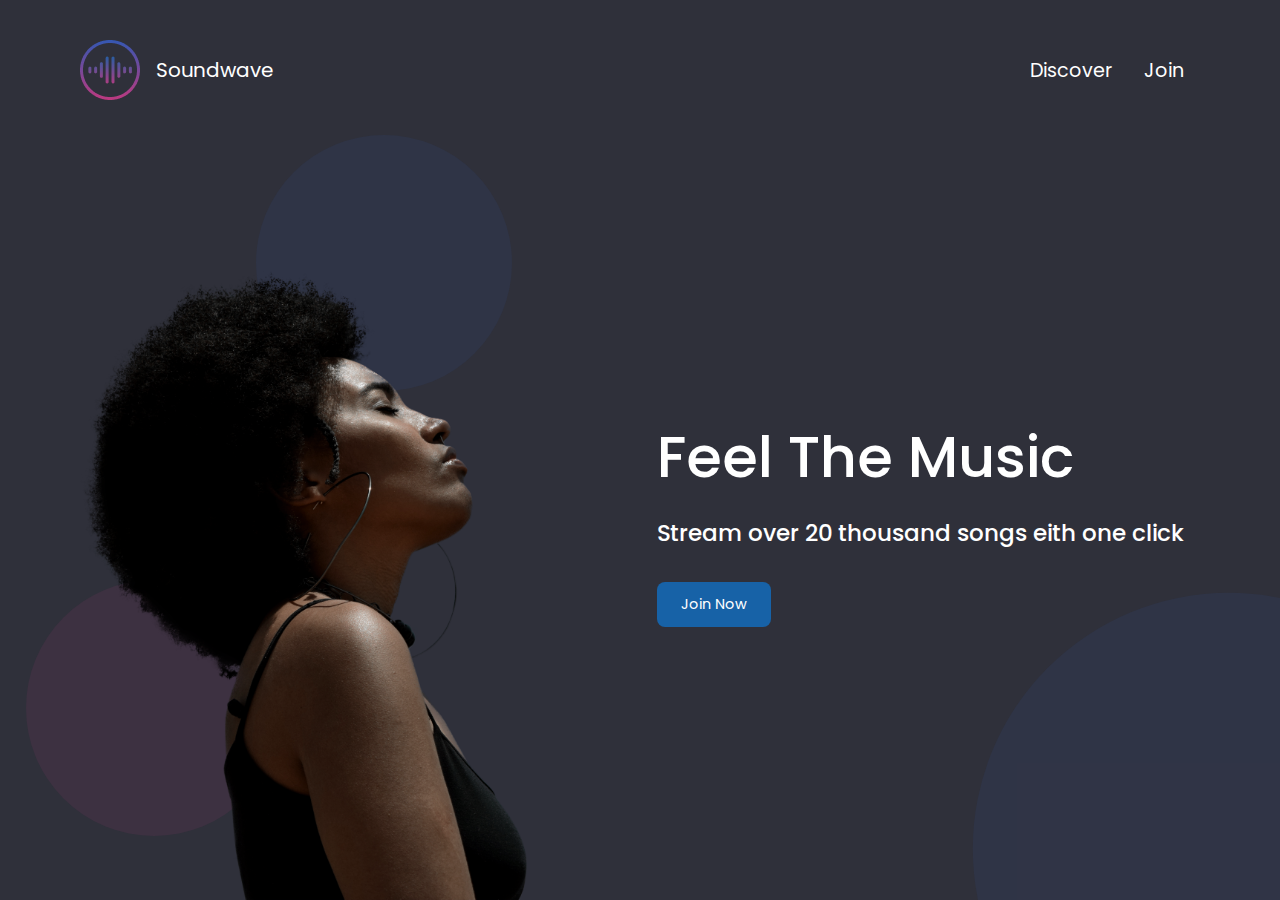
<file: index.html>
<!DOCTYPE html>
<html lang="en">
<head>
    <meta charset="UTF-8">
    <meta http-equiv="X-UA-Compatible" content="IE=edge">
    <meta name="viewport" content="width=device-width, initial-scale=1.0">
    <link rel="stylesheet" href="styles.css">
    <link rel="stylesheet" href="index.css">
    <title>Soundwave</title>
</head>
<body class="container full-height-grow">
    <header class="main-header">
        <a href="/" class="brand-logo">
        <img src="images/logo.png" alt="">
        <div class="brand-logo-name">Soundwave</div>
        </a>
        <nav class="main-nav">
            <ul>
                <li><a href="discover.html">Discover</a></li>
                <li><a href="join.html">Join</a></li>

            </ul>
        </nav>
    </header>
    <!-- <div style="flex-grow:1;background-color:red"></div> -->

    <section class="home-main-section">
        <div class="img-wrapper">
            <div class="lady-image"></div>
        </div>
        <div class="call-to-action">
            <h1 class="title">Feel The Music</h1>
            <span class="subtitle">Stream over 20 thousand 
                 songs eith one click
            </span>
            <a href="join.html" class="btn">Join Now</a>
        </div>

    </section>
<div class="home-page-circle-1"></div>
<div class="home-page-circle-2"></div>
<div class="home-page-circle-3"></div>

</body>
</html>
</file>
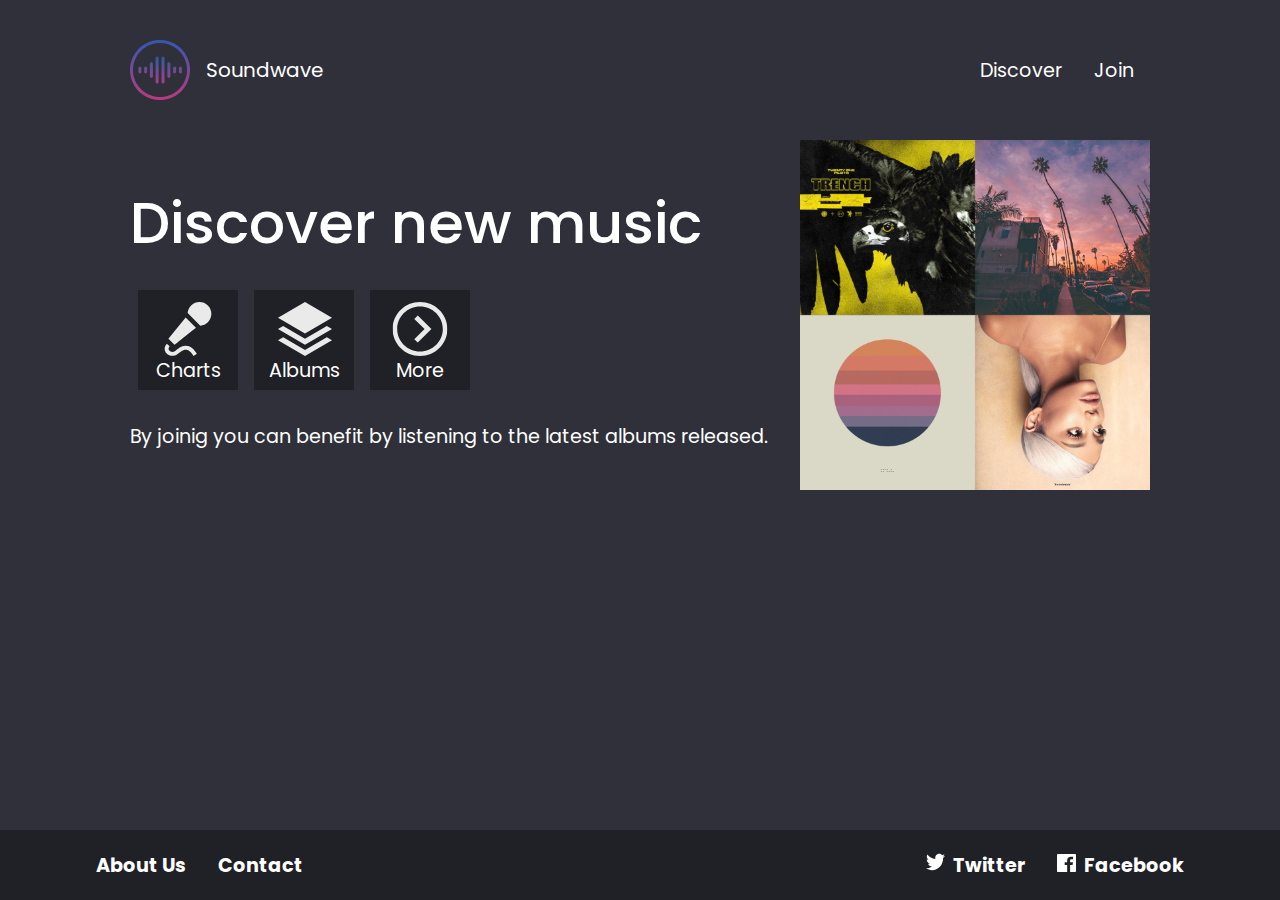
<file: discover.html>
<!DOCTYPE html>
<html lang="en">
<head>
    <meta charset="UTF-8">
    <meta http-equiv="X-UA-Compatible" content="IE=edge">
    <meta name="viewport" content="width=device-width, initial-scale=1.0">
    <link rel="stylesheet" href="styles.css">
    <link rel="stylesheet" href="discover.css">
    <title>Soundwave - Discover</title>
</head>
<body class="full-height-grow">
<div class="container">
    <header class="main-header">
        <a href="/" class="brand-logo">
        <img src="images/logo.png" alt="">
        <div class="brand-logo-name">Soundwave</div>
        </a>
        <nav class="main-nav">
            <ul>
                <li><a href="discover.html">Discover</a></li>
                <li><a href="join.html">Join</a></li>

            </ul>
        </nav>
    </header>
    <section class="discover-main-section">
        <div class="call-to-action">
            <h1 class="title">Discover new music</h1>
            <div class="icon-section">
                <div class="icon">
                    <img src="images/microphone.svg" alt="">
                    Charts
                </div>
                 <div class="icon">
                    <img src="images/albums.svg" alt="">
                    Albums
                </div>
                <div class="icon">
                    <img src="images/more.svg" alt="">
                    More
                </div>
            </div>
            By joinig you can benefit by listening to the latest albums released.

        </div>

        

       

      <img class="covers-image" src="images/covers.jpg" alt="">
    </section>
</div>
    <!-- <div style="flex-grow:1;background-color:red"></div> -->
<!-- 
    <section class="home-main-section">
        <div class="img-wrapper">
            <div class="lady-image"></div>
        </div>
        <div class="call-to-action">
            <h1 class="title">Feel The Music</h1>
            <span class="subtitle">Stream over 20 thousand 
                 songs eith one click
            </span>
            <a href="join.html" class="btn">Join Now</a>
        </div>

    </section>
<div class="home-page-circle-1"></div>
<div class="home-page-circle-2"></div>
<div class="home-page-circle-3"></div> -->


<footer class="main-footer">
    <div class="container">
        <nav class="footer-nav">
            <ul>
                <li><a href="#">About Us</a></li>
                <li><a href="#">Contact</a></li>
            </ul>
        </nav>
        <nav class="footer-nav">
            <ul>
                <li><a href="#" class="social-link">
                    <img src="images/twitter.svg" alt="">
                   Twitter
                
                </a></li>
                <li><a href="#" class="social-link">
                    <img src="images/facebook.svg" alt="">
                   Facebook
                
                </a></li>
            </ul>
        </nav>
    </div>
</footer>
</body>
</html>
</file>
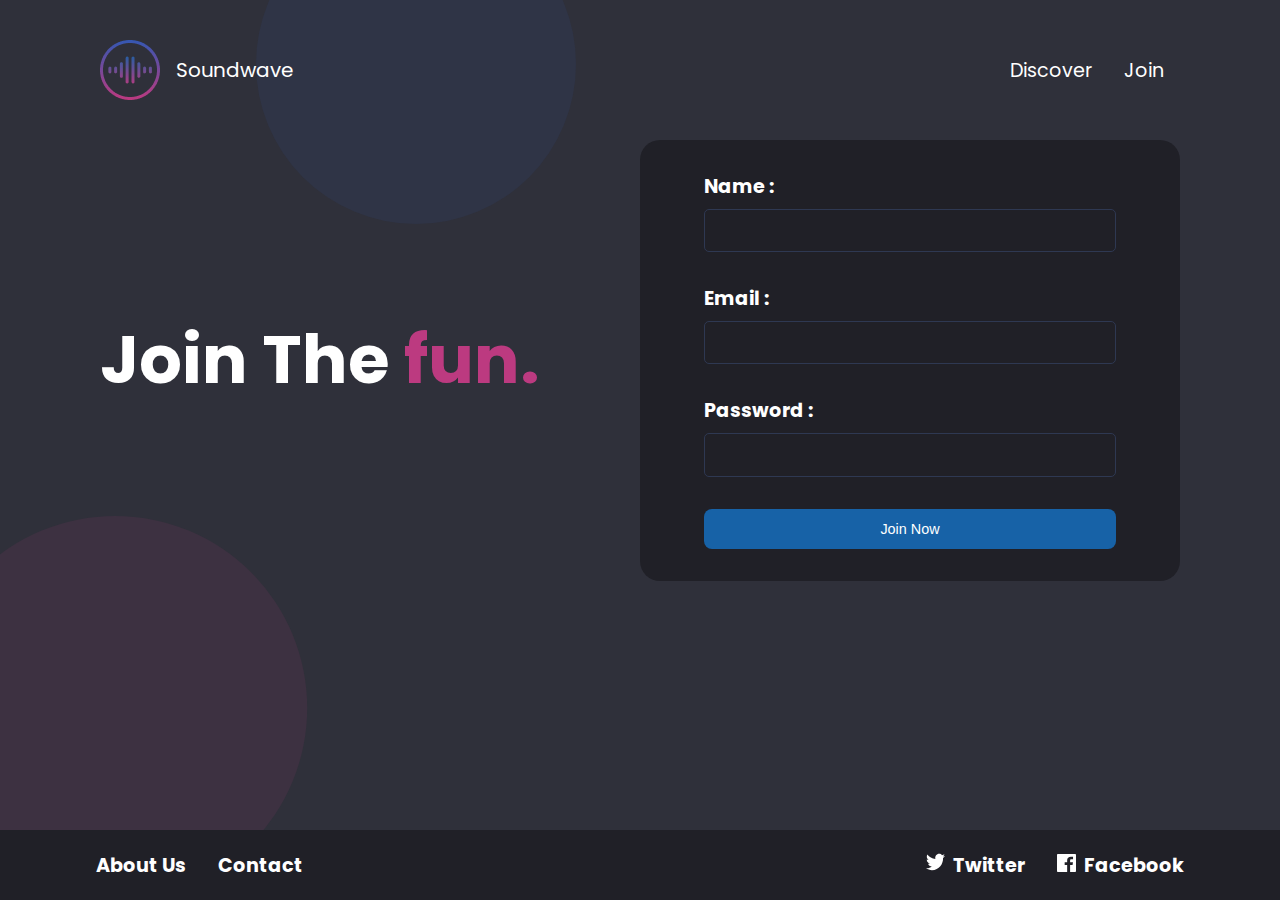
<file: join.html>
<!DOCTYPE html>
<html lang="en">
<head>
    <meta charset="UTF-8">
    <meta http-equiv="X-UA-Compatible" content="IE=edge">
    <meta name="viewport" content="width=device-width, initial-scale=1.0">
    <link rel="stylesheet" href="styles.css">
    <link rel="stylesheet" href="join.css">
    <title>Soundwave - Join</title>
</head>
<body class="full-height-grow">
<div class="container">
    <header class="main-header">
        <a href="/" class="brand-logo">
        <img src="images/logo.png" alt="">
        <div class="brand-logo-name">Soundwave</div>
        </a>
        <nav class="main-nav">
            <ul>
                <li><a href="discover.html">Discover</a></li>
                <li><a href="join.html">Join</a></li>

            </ul>
        </nav>
    </header>
    <!-- <section class="discover-main-section">
        <div class="call-to-action">
            <h1 class="title">Discover new music</h1>
            <div class="icon-section">
                <div class="icon">
                    <img src="images/microphone.svg" alt="">
                    Charts
                </div>
                 <div class="icon">
                    <img src="images/albums.svg" alt="">
                    Albums
                </div>
                <div class="icon">
                    <img src="images/more.svg" alt="">
                    More
                </div>
            </div>
            By joinig you can benefit by listening to the latest albums released.

        </div>

        

       

      <img class="covers-image" src="images/covers.jpg" alt="">
    </section> -->

   <section class="join-main-section">
       <h1 class="join-text">Join The
           <span class="accent-text">fun.</span>
       </h1>
       <form class="join-form">
        <div class="input-group">
            <label> Name : </label>
            <input type="text">
        </div> 
         <div class="input-group">
            <label> Email : </label>
            <input type="email">
        </div> 
         <div class="input-group">
            <label> Password : </label>
            <input type="text">
        </div>
        <div class="input-group">
            <button type="submit" class="btn">Join Now</button>
        </div>
       </form>
   </section> 
</div>
    <!-- <div style="flex-grow:1;background-color:red"></div> -->
<!-- 
    <section class="home-main-section">
        <div class="img-wrapper">
            <div class="lady-image"></div>
        </div>
        <div class="call-to-action">
            <h1 class="title">Feel The Music</h1>
            <span class="subtitle">Stream over 20 thousand 
                 songs eith one click
            </span>
            <a href="join.html" class="btn">Join Now</a>
        </div>

    </section>
<div class="home-page-circle-1"></div>
<div class="home-page-circle-2"></div>
<div class="home-page-circle-3"></div> -->
<div class="join-page-circle-1"></div>
<div class="join-page-circle-2"></div>

<footer class="main-footer">
    <div class="container">
        <nav class="footer-nav">
            <ul>
                <li><a href="#">About Us</a></li>
                <li><a href="#">Contact</a></li>
            </ul>
        </nav>
        <nav class="footer-nav">
            <ul>
                <li><a href="#" class="social-link">
                    <img src="images/twitter.svg" alt="">
                   Twitter
                
                </a></li>
                <li><a href="#" class="social-link">
                    <img src="images/facebook.svg" alt="">
                   Facebook
                
                </a></li>
            </ul>
        </nav>
    </div>
</footer>
</body>
</html>
</file>
<file: styles.css>
@import url('https://fonts.googleapis.com/css2?family=Poppins:wght@400,500,700&display=swap');
*{
    box-sizing: border-box;
    
}
body{
    padding: 0;
    margin: 0;
    background-color: #2F303A;
    font-family: 'Poppins', sans-serif;
    font-size: 1.2rem;
    color: white;
    min-height: 100vh;
}
.full-height-grow{
    display: flex;
    flex-direction: column;
}
.brand-logo{
    display: flex;
    align-items: center;
    font-size: 1.25rem;
    color: inherit;
    text-decoration: none;
}
.brand-logo-name{
    margin-left: 1rem;
}
.main-nav ul, .footer-nav ul{
display: flex;
margin: 0;
padding: 0;
list-style: none;
}
.main-nav a, .footer-nav a{
    color: inherit;
text-decoration: none;
padding: 1rem;
}
.main-nav a:hover, .footer-nav a:hover {
    color: #adadad; 
}
.main-header, .main-footer {
    display: flex;
    justify-content: space-between;
    align-items: center;
 
}
.main-header{
    height: 140px;
}
.main-footer{
    height: 70px;
    background-color: #202027;
    font-weight: bold;

}
.social-link img{
    width: 1em;
    margin-right: .25rem;
}
.main-footer .container{
    display: flex;
    justify-content: space-between;
  
  }
.container{
    max-width: 1200px;
    margin: 0 auto;
    padding:0 40px ;
    flex-grow: 1;
}

.title{
    font-weight: 500;
    font-size: 3em;
    margin-bottom: 1rem;
    margin-top: 0;
}
.subtitle{
    font-weight: 500;
    font-size: 1.2em;
    margin-bottom: 2rem;
}
.btn{
    color: white;
    background-color:#1762A7 ;
    padding: .75rem 1.5rem ;
    border-radius: .5rem;
    text-decoration: none;
    font-size: .9rem;
    outline: none;
    border: none;
    cursor: pointer;
}
.btn:hover{
    background-color: #2180d8;
}
.btn:focus{
    background-color: #2796ff;
}
</file>
<file: index.css>
.home-main-section{
    display: flex;
    align-items: stretch;
    justify-content: space-between;
    flex-grow: 1;
}
.home-main-section .img-wrapper{
   flex-grow: 1;
   flex-direction: column;
   display: flex; 
align-items: stretch;
justify-content: flex-end;
}
.home-main-section .lady-image{
    background-image: url('images/landing-page-girl.png');
    flex-grow: 1;
    max-height: 70vh;
    min-width: 30vw;
    background-size: contain;
    background-repeat: no-repeat;
    background-position:bottom left;
}
.home-main-section .call-to-action
 {
     display: flex;
     flex-direction: column;
     align-items: flex-start;
     margin: 1rem;
     align-self: center;
 }
 @media (max-width : 900px){
     .home-main-section .img-wrapper{
         display: none;
     }
     .home-main-section{
         justify-content: center;
     }
 }

 .home-page-circle-1{
     position: absolute;
     width: 20vw;
     height: 20vw;
     border-radius: 50%;
     background-color: rgba(188, 58, 128,.1);
     bottom: 5vw;
     left: 2vw;
z-index: -1;

 }
 .home-page-circle-2{
    position: absolute;
    width: 20vw;
    height: 20vw;
    border-radius: 50%;
    background-color: rgba(52, 87, 178,.1);
    top: 15vh;
    left: 20vw;
z-index: -1; 

}
.home-page-circle-3{
    position: absolute;
    overflow: hidden;
    width: 40vw;
    height: 40vw;
    /* border-radius: 50%; */
    /* background-color: rgba(52, 87, 178,.1); */
    bottom: 0;
    right:  0;
z-index: -1; 

}
.home-page-circle-3::before{
content: '';
transform: translate(40%,40%);
position: absolute;
height: 100%;
width: 100%;
border-radius: 50%;
background-color: rgba(52, 87, 178,.1);
}
</file>
<file: discover.css>
.discover-main-section{
    display: flex;
    align-items: center;
    justify-content: space-between;
    flex-grow: 1;
}
.discover-main-section .covers-image{
width: 30vw;
margin-left: 2rem;
height: auto;
max-width: 350px;
}
.icon-section{
    display: flex;
}
.icon{
    display: flex;
    flex-direction: column;
    justify-content: space-between;
    align-items: center;
    margin: .5rem;
padding: .75rem;
width: 100px;
height: 100px;
background-color: #202027;
margin-bottom: 2rem;
}
.icon-img{
width: 40px;
}
@media (max-width:700px){
    .discover-main-section{
        flex-direction: column;
        justify-content: center;
    }

    .discover-main-section .covers-image{
        margin-top: 2rem;
        height: 30vh ;
        width: auto;
        margin-bottom: 2rem;
    }
}
</file>
<file: join.css>
.join-main-section{
    display: flex;
    justify-content: space-between;
    align-items: center;
    flex-grow: 1;
}
.join-text{
    font-size: 3.5em;
    font-weight: bold;
    margin: 0;

}
.accent-text{
    color: #BC3A80;

}
.join-form{
    background-color: #202027;
    width: 50vw;
    max-width: 50%;
    padding: 2rem 4rem;
    border-radius: 20px;
}
.join-page-circle-1{
    position: absolute;
    overflow: hidden;
    width: 30vw;
    height: 30vw;
    /* border-radius: 50%; */
    /* background-color: rgba(52, 87, 178,.1); */
    bottom: 0;
    left:   0;
z-index: -1; 

}
.join-page-circle-1::before{
content: '';
transform: translateX(-20%);
position: absolute;
height: 100%;
width: 100%;
border-radius: 50%;
background-color: rgba(188, 58, 128,.1);
}
.join-page-circle-2{
    position: absolute;
    overflow: hidden;
    width: 25vw;
    height: 25vw;
    /* border-radius: 50%; */
    /* background-color: rgba(52, 87, 178,.1); */
    top: 0;
    left: 20vw;
z-index: -1; 

}
.join-page-circle-2::before{
content: '';
transform: translateY(-30%);
position: absolute;
height: 100%;
width: 100%;
border-radius: 50%;
background-color: rgba(52, 87, 178,.1);
}
.input-group{
    margin-bottom: 2rem;
    display: flex;
    flex-direction: column;
}
.input-group:last-child{
    margin-bottom: 0;

}
.input-group label{
    font-weight: bold;
    margin-bottom: .5rem;
}
.input-group input{
    outline: none;
    background:none;
    border: 1px solid #2E3852;
font-size: 1em;
padding: .5em;
color: inherit;
border-radius: 5px;
}
.input-group input:focus{
    border-color: #596da0;
}
@media(max-width:900px){
    .join-main-section{
        flex-direction: column;
        justify-content: center;
    }
    .join-form{
        width: 80vw;
        max-height: inherit;
        margin: 2rem 0;
    }
}
</file>
